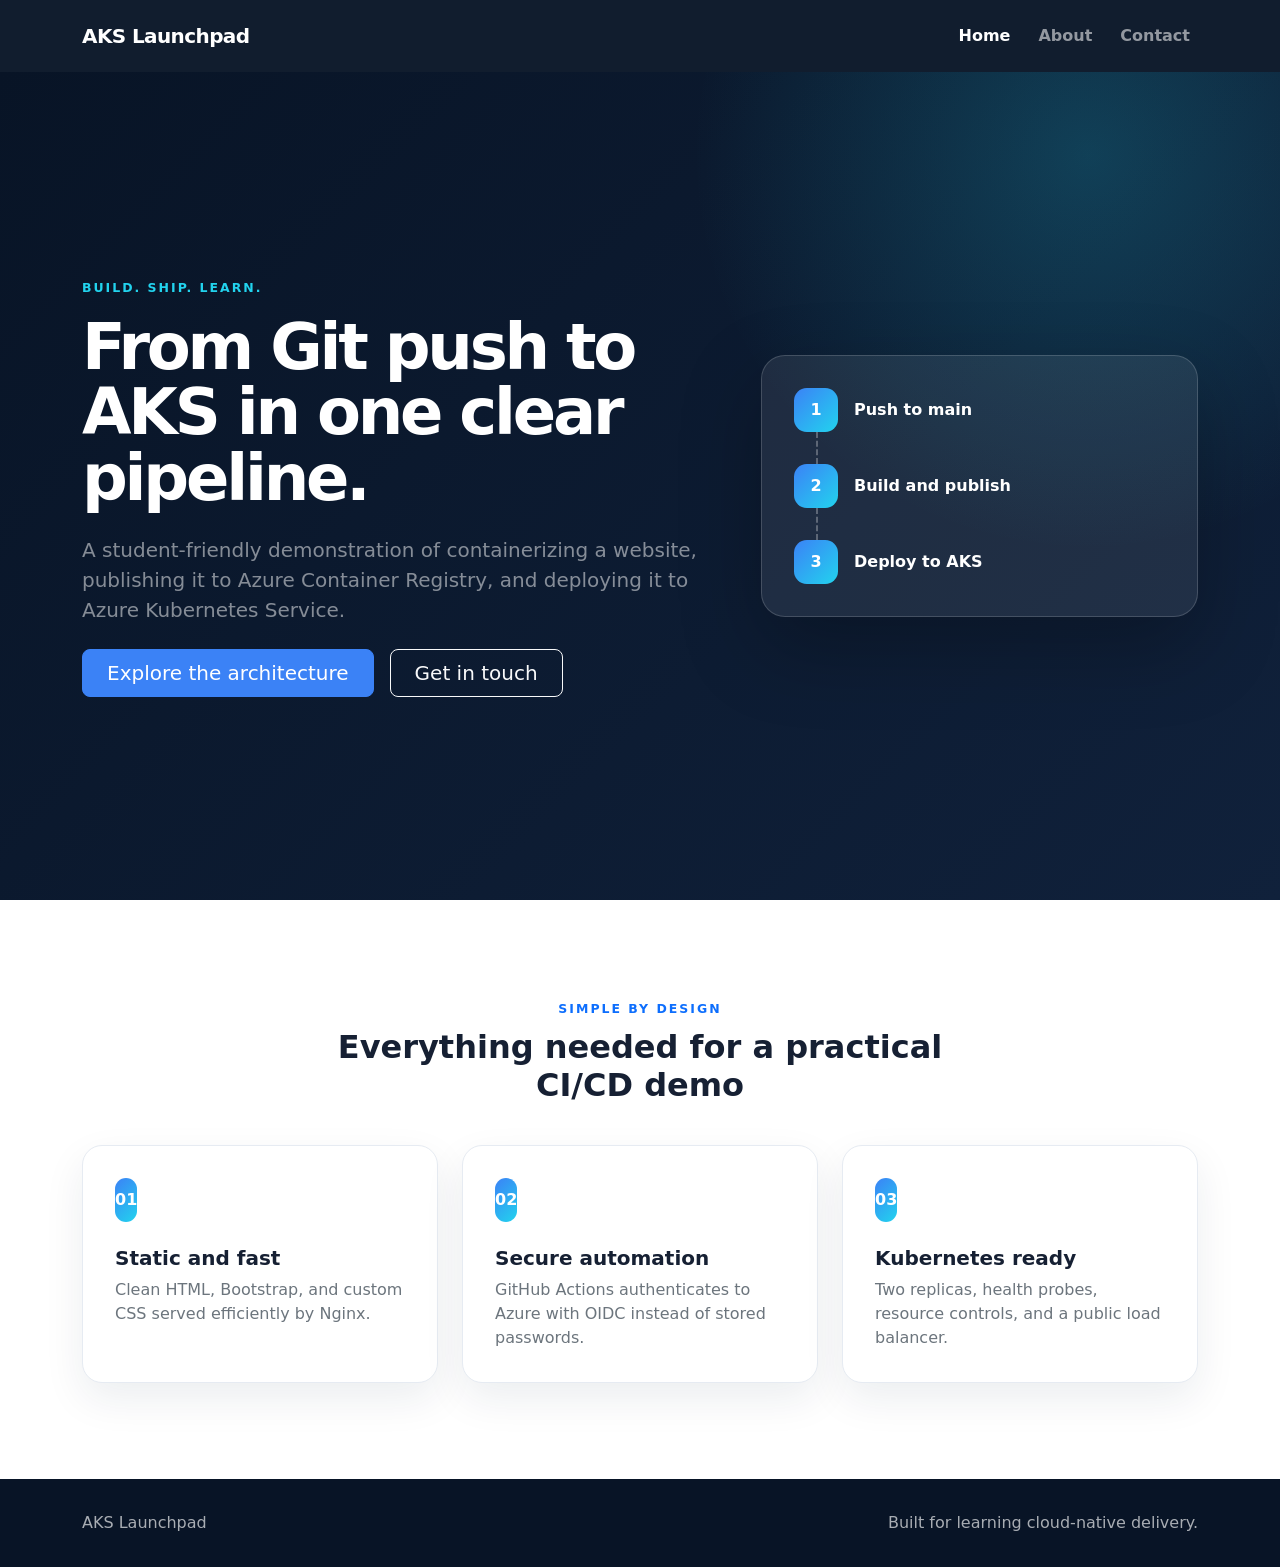
<file: website/index.html>
<!doctype html>
<html lang="en">
<head>
  <meta charset="utf-8">
  <meta name="viewport" content="width=device-width, initial-scale=1">
  <meta name="description" content="A simple static website deployed to Azure Kubernetes Service with GitHub Actions.">
  <title>AKS Launchpad | Home</title>
  <link rel="preconnect" href="https://cdn.jsdelivr.net">
  <link href="https://cdn.jsdelivr.net/npm/bootstrap@5.3.3/dist/css/bootstrap.min.css" rel="stylesheet">
  <link rel="stylesheet" href="css/site.css">
</head>
<body>
  <nav class="navbar navbar-expand-lg navbar-dark fixed-top">
    <div class="container">
      <a class="navbar-brand fw-bold" href="index.html">AKS Launchpad</a>
      <button class="navbar-toggler" type="button" data-bs-toggle="collapse" data-bs-target="#mainNav"
              aria-controls="mainNav" aria-expanded="false" aria-label="Toggle navigation">
        <span class="navbar-toggler-icon"></span>
      </button>
      <div class="collapse navbar-collapse" id="mainNav">
        <ul class="navbar-nav ms-auto">
          <li class="nav-item"><a class="nav-link active" aria-current="page" href="index.html">Home</a></li>
          <li class="nav-item"><a class="nav-link" href="about.html">About</a></li>
          <li class="nav-item"><a class="nav-link" href="contact.html">Contact</a></li>
        </ul>
      </div>
    </div>
  </nav>

  <main>
    <section class="hero d-flex align-items-center">
      <div class="container py-5">
        <div class="row align-items-center g-5">
          <div class="col-lg-7">
            <span class="eyebrow">Build. Ship. Learn.</span>
            <h1 class="display-3 fw-bold mt-3">From Git push to AKS in one clear pipeline.</h1>
            <p class="lead text-white-50 my-4">
              A student-friendly demonstration of containerizing a website, publishing it to Azure
              Container Registry, and deploying it to Azure Kubernetes Service.
            </p>
            <div class="d-flex flex-wrap gap-3">
              <a class="btn btn-primary btn-lg px-4" href="about.html">Explore the architecture</a>
              <a class="btn btn-outline-light btn-lg px-4" href="contact.html">Get in touch</a>
            </div>
          </div>
          <div class="col-lg-5">
            <div class="pipeline-card">
              <div class="pipeline-step"><span>1</span><strong>Push to main</strong></div>
              <div class="pipeline-line"></div>
              <div class="pipeline-step"><span>2</span><strong>Build and publish</strong></div>
              <div class="pipeline-line"></div>
              <div class="pipeline-step"><span>3</span><strong>Deploy to AKS</strong></div>
            </div>
          </div>
        </div>
      </div>
    </section>

    <section class="section-space">
      <div class="container">
        <div class="text-center section-heading">
          <span class="eyebrow text-primary">Simple by design</span>
          <h2 class="fw-bold mt-2">Everything needed for a practical CI/CD demo</h2>
        </div>
        <div class="row g-4 mt-3">
          <div class="col-md-4">
            <article class="feature-card h-100">
              <div class="feature-icon">01</div>
              <h3 class="h5 fw-bold">Static and fast</h3>
              <p class="text-secondary mb-0">Clean HTML, Bootstrap, and custom CSS served efficiently by Nginx.</p>
            </article>
          </div>
          <div class="col-md-4">
            <article class="feature-card h-100">
              <div class="feature-icon">02</div>
              <h3 class="h5 fw-bold">Secure automation</h3>
              <p class="text-secondary mb-0">GitHub Actions authenticates to Azure with OIDC instead of stored passwords.</p>
            </article>
          </div>
          <div class="col-md-4">
            <article class="feature-card h-100">
              <div class="feature-icon">03</div>
              <h3 class="h5 fw-bold">Kubernetes ready</h3>
              <p class="text-secondary mb-0">Two replicas, health probes, resource controls, and a public load balancer.</p>
            </article>
          </div>
        </div>
      </div>
    </section>
  </main>

  <footer class="site-footer">
    <div class="container d-flex flex-column flex-md-row justify-content-between gap-2">
      <span>AKS Launchpad</span>
      <span>Built for learning cloud-native delivery.</span>
    </div>
  </footer>

  <script src="https://cdn.jsdelivr.net/npm/bootstrap@5.3.3/dist/js/bootstrap.bundle.min.js"></script>
</body>
</html>
</file>
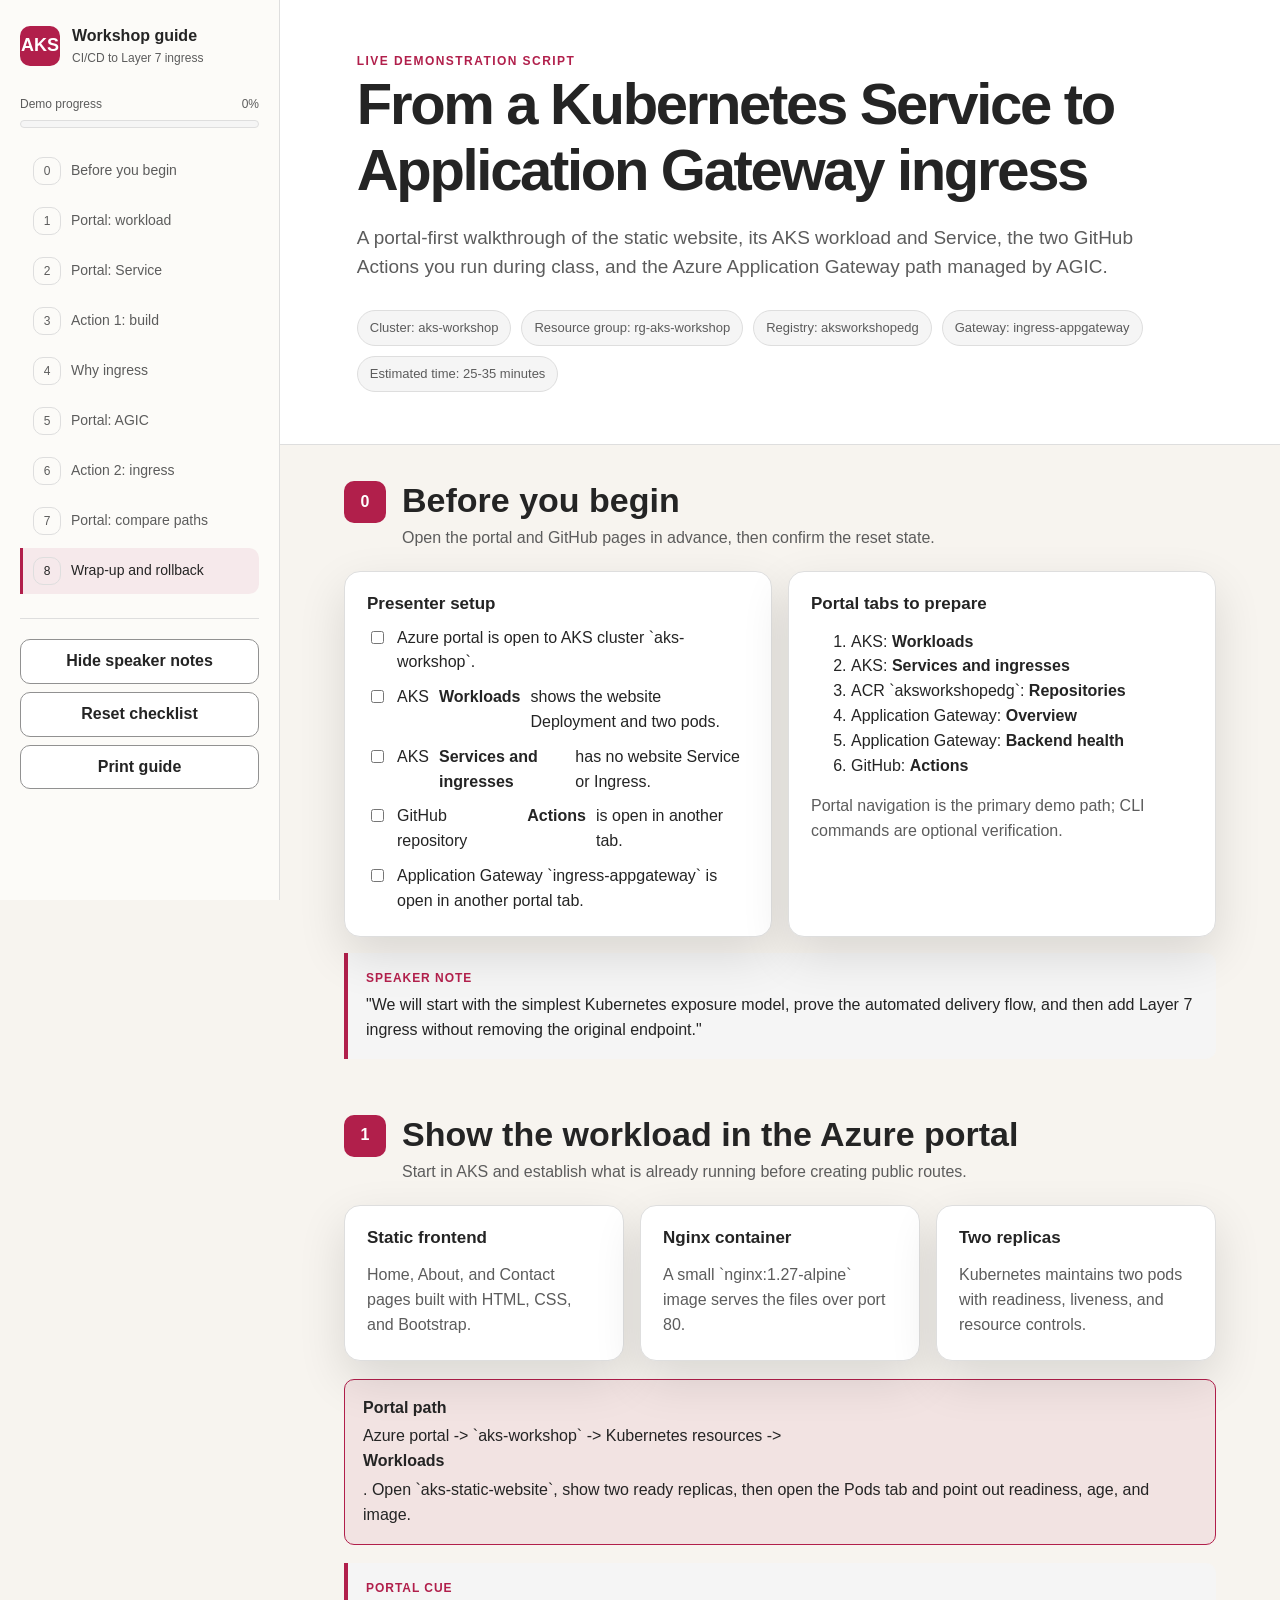
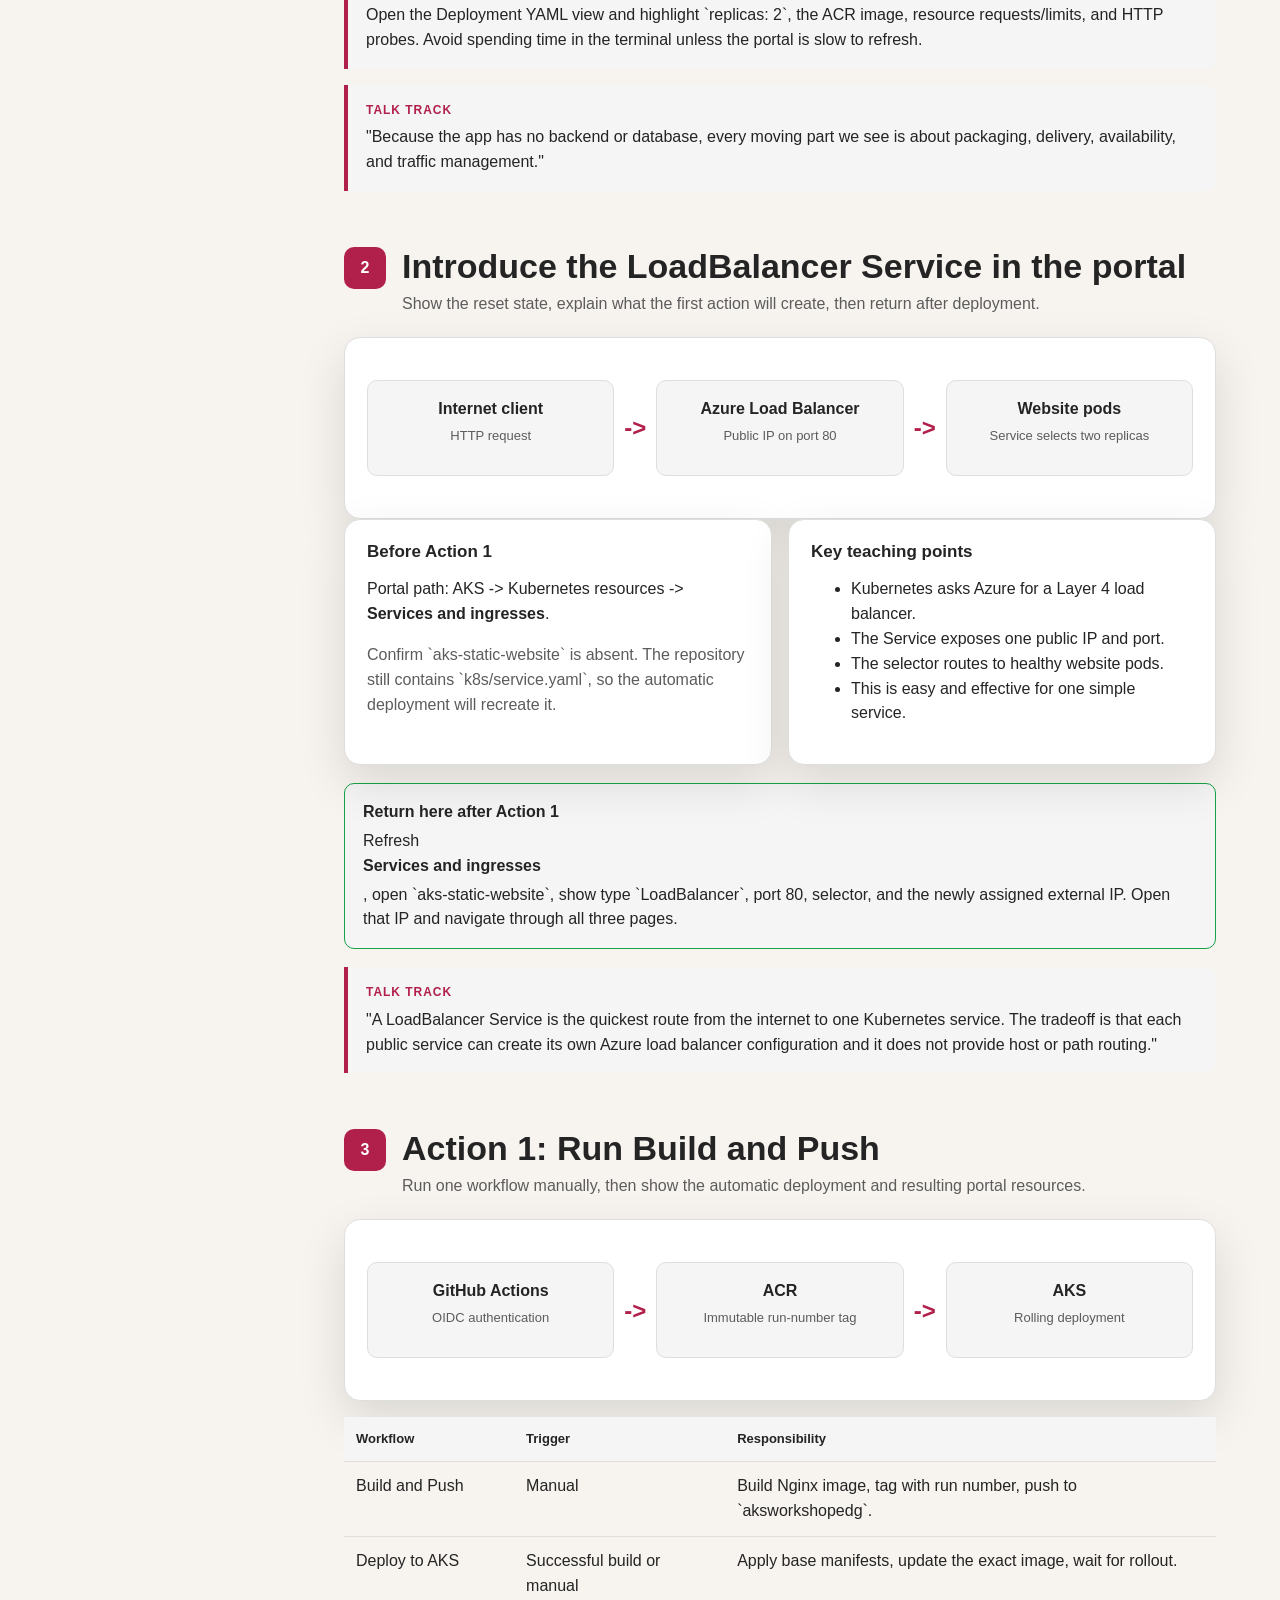
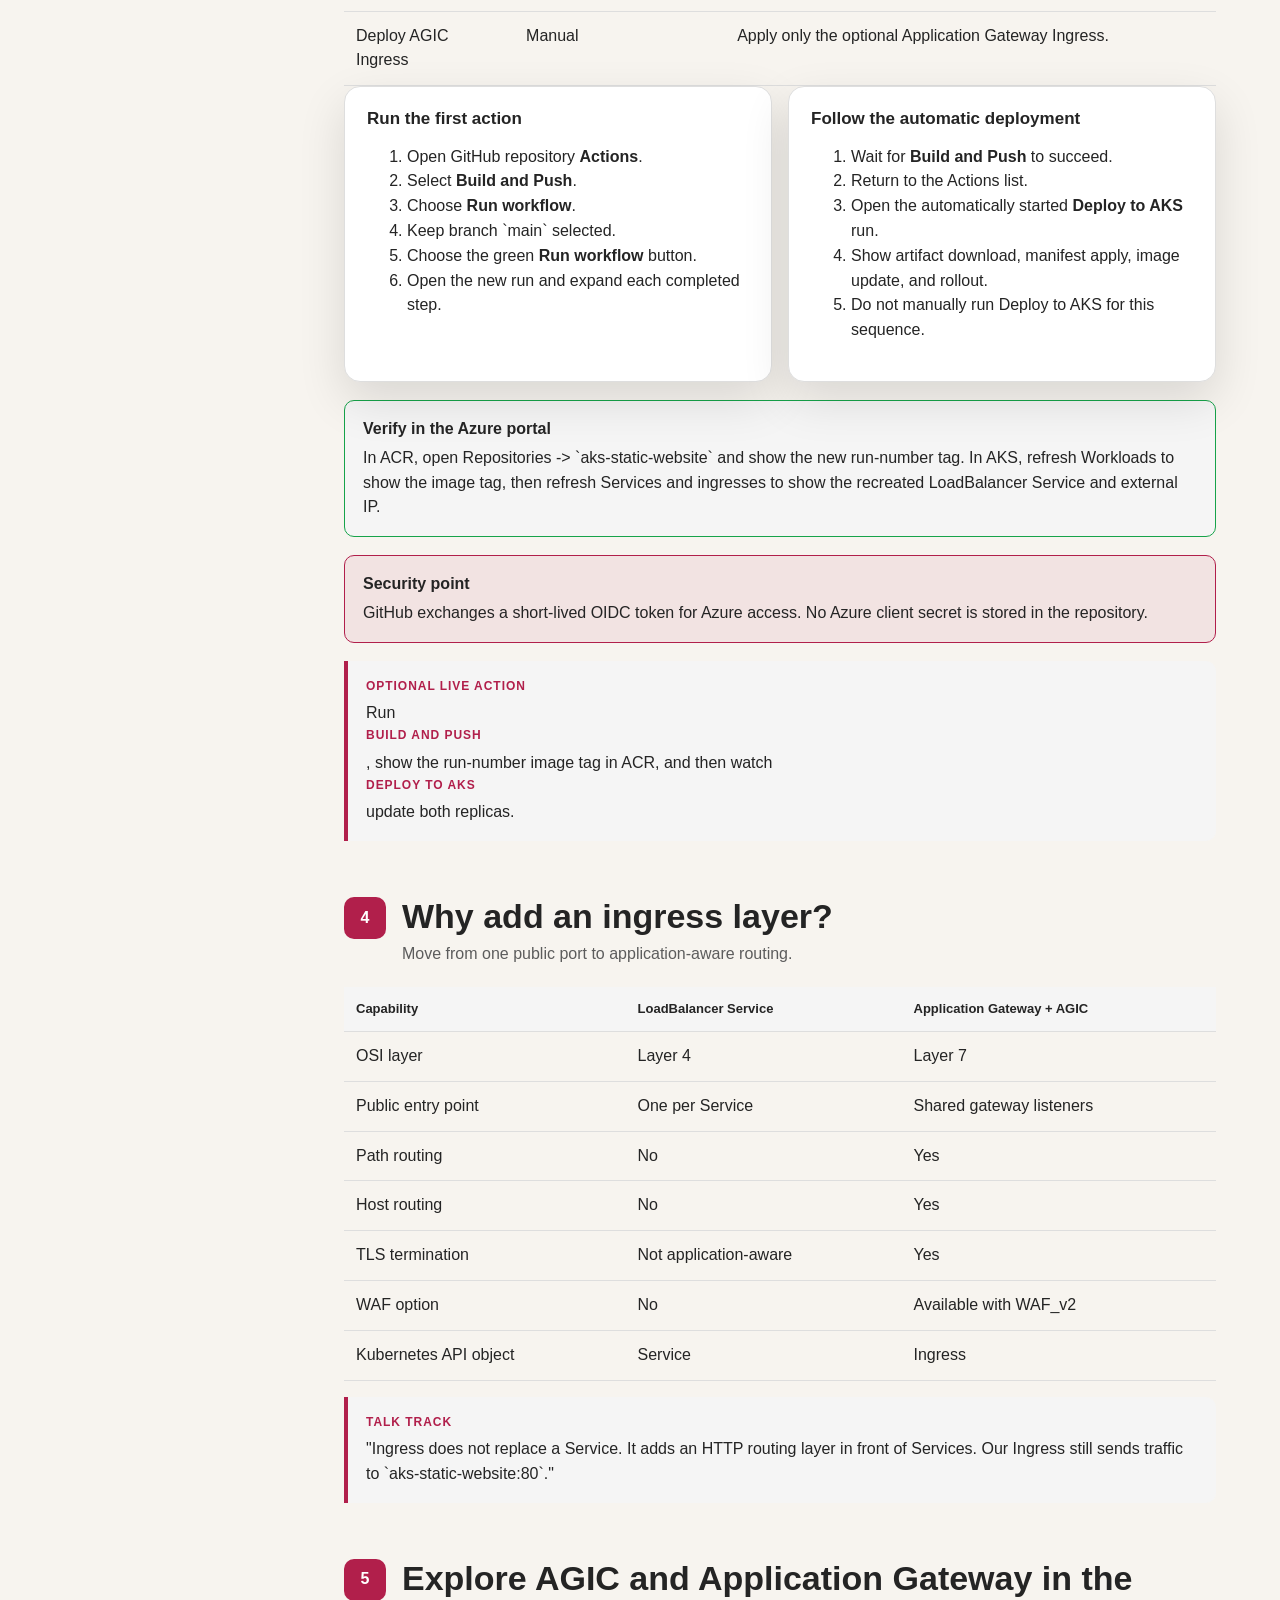
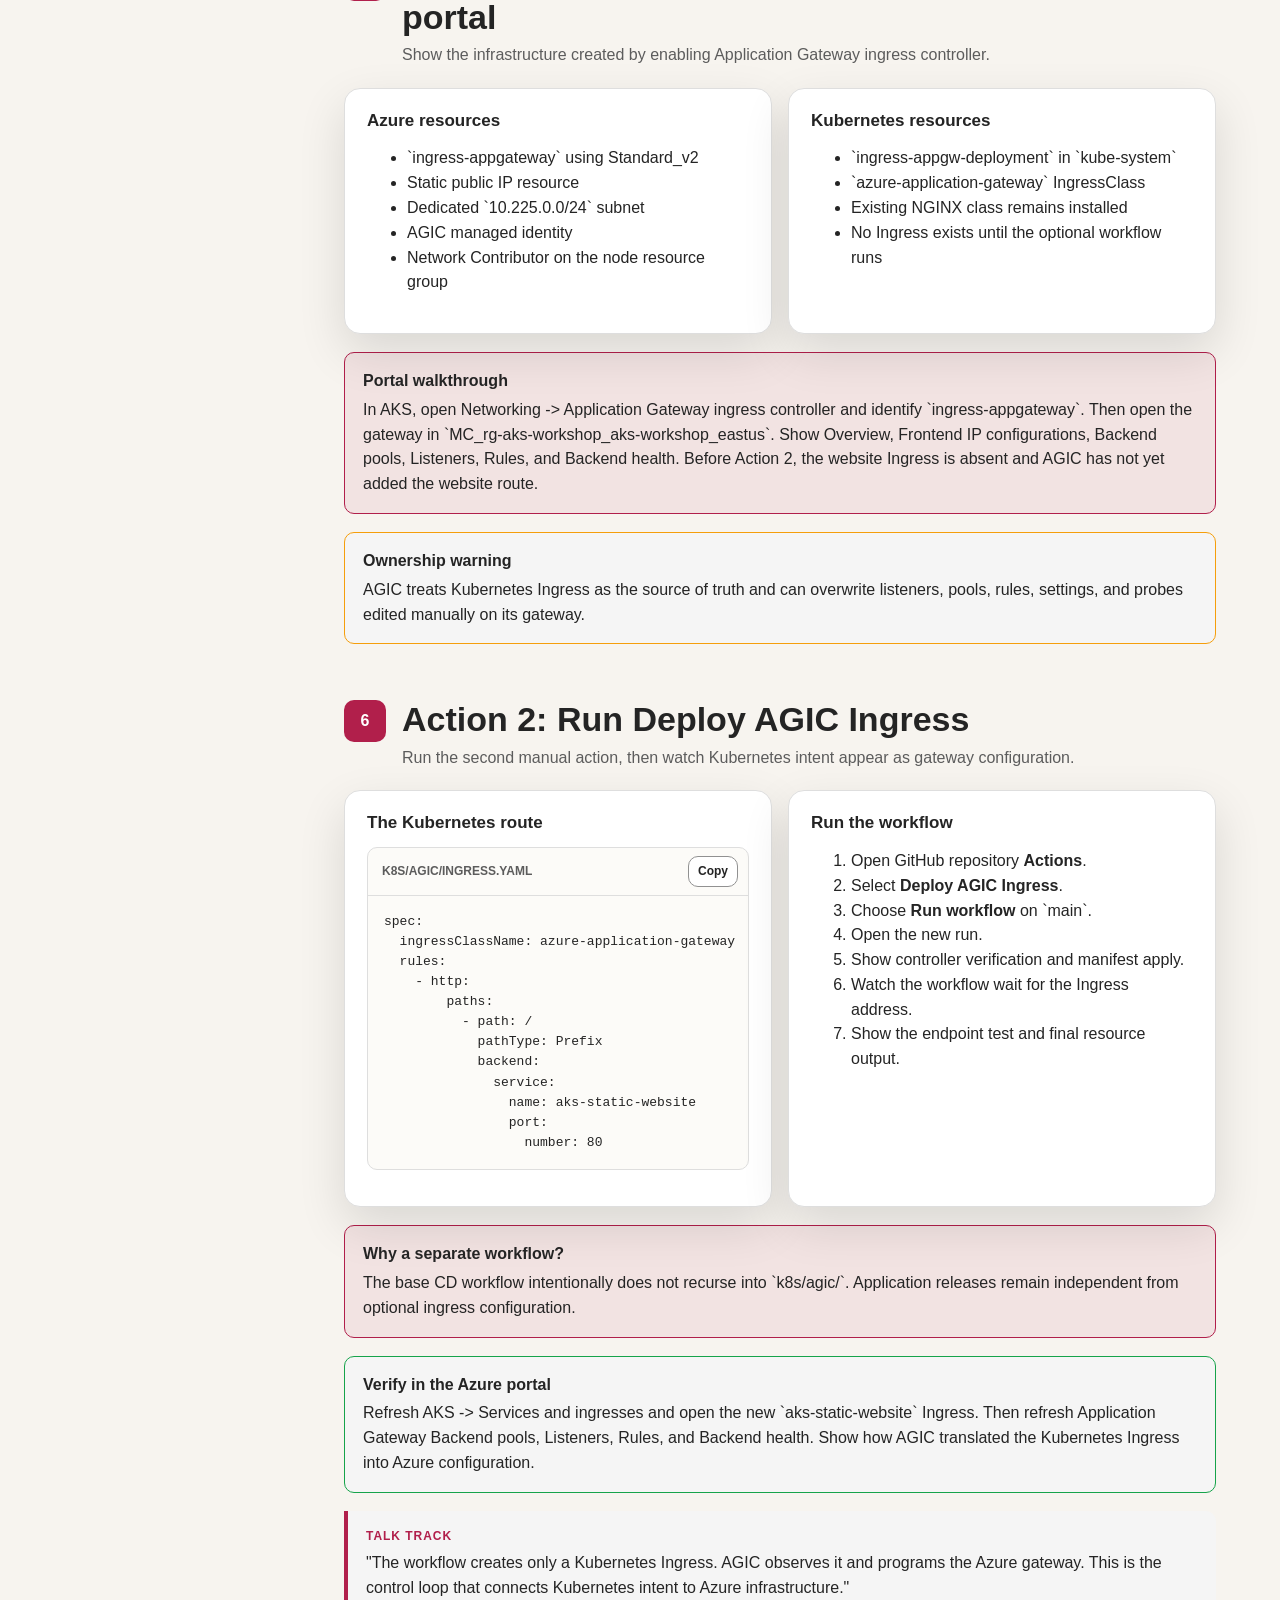
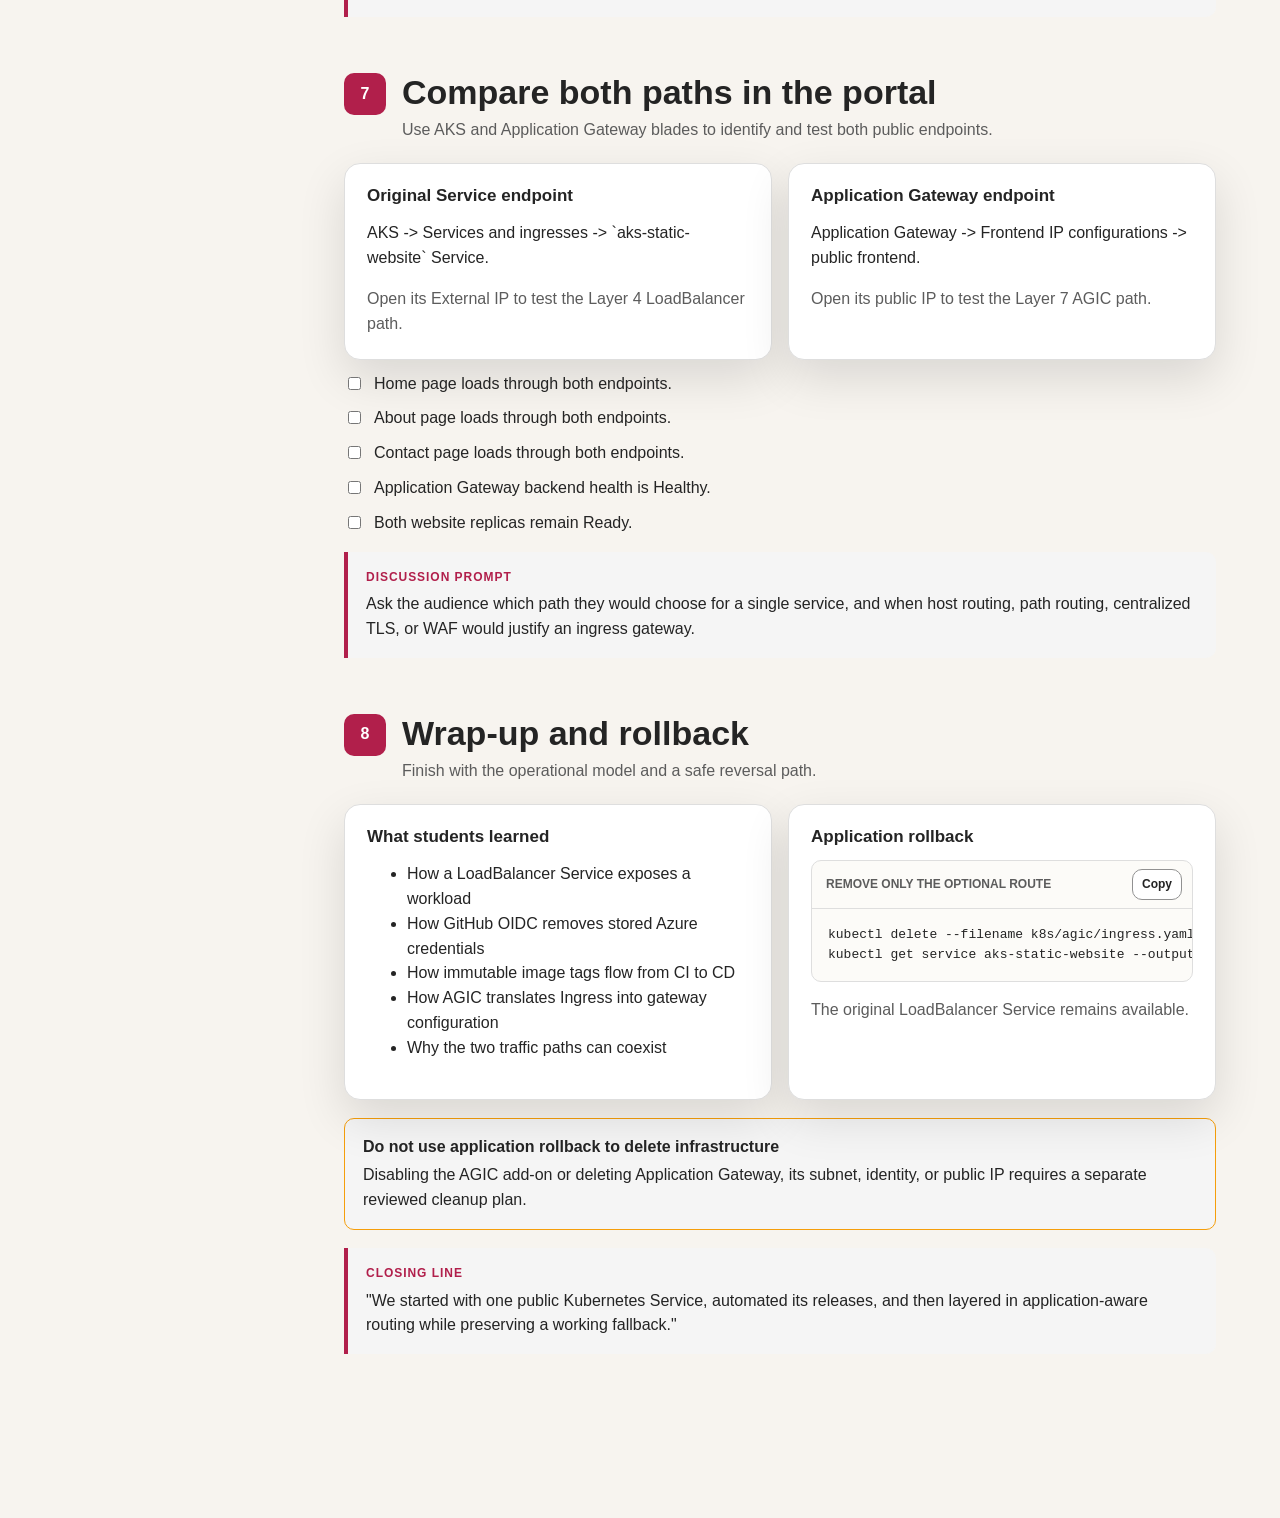
<file: docs/demo-walkthrough.html>
<!doctype html>
<html lang="en">
<head>
  <meta charset="UTF-8">
  <meta name="viewport" content="width=device-width, initial-scale=1">
  <title>AKS CI/CD and Application Gateway Demo Walkthrough</title>
  <script>
    (() => {
      const param = new URLSearchParams(window.location.search).get("scoutTheme");
      const theme =
        param || (window.matchMedia("(prefers-color-scheme: dark)").matches ? "dark" : "light");
      document.documentElement.setAttribute("data-theme", theme);
    })();
  </script>
  <style>
    :root {
      color-scheme: light;
      --cp-bg: #f7f4ef;
      --cp-bg-elevated: #fcfbf8;
      --cp-surface: #ffffff;
      --cp-surface-soft: #f5f5f5;
      --cp-border: #dedede;
      --cp-border-strong: #919191;
      --cp-text: #242424;
      --cp-text-muted: #5c5c5c;
      --cp-text-soft: #6f6f6f;
      --cp-accent: #b11f4b;
      --cp-accent-hover: #9a1a41;
      --cp-accent-soft: rgba(177, 31, 75, 0.08);
      --cp-accent-fg: #ffffff;
      --cp-success: #16a34a;
      --cp-danger: #dc2626;
      --cp-warning: #f59e0b;
      --cp-link: #0078d4;
      --cp-shadow: 0 18px 48px rgba(0, 0, 0, 0.12);
      --cp-overlay: rgba(255, 255, 255, 0.8);
      --cp-panel: rgba(255, 255, 255, 0.86);
      --cp-panel-strong: rgba(255, 255, 255, 0.96);
      --cp-sheen: rgba(255, 255, 255, 0.55);
      --cp-highlight: rgba(177, 31, 75, 0.12);
    }
    html[data-theme="dark"] {
      color-scheme: dark;
      --cp-bg: #3d3b3a;
      --cp-bg-elevated: #343231;
      --cp-surface: #292929;
      --cp-surface-soft: #2e2e2e;
      --cp-border: #474747;
      --cp-border-strong: #5f5f5f;
      --cp-text: #dedede;
      --cp-text-muted: #919191;
      --cp-text-soft: #b0b0b0;
      --cp-accent: #fd8ea1;
      --cp-accent-hover: #fb7b91;
      --cp-accent-soft: rgba(253, 142, 161, 0.14);
      --cp-accent-fg: #1a1a1a;
      --cp-success: #4ade80;
      --cp-danger: #f87171;
      --cp-warning: #fbbf24;
      --cp-link: #4da6ff;
      --cp-shadow: 0 18px 48px rgba(0, 0, 0, 0.32);
      --cp-overlay: rgba(41, 41, 41, 0.88);
      --cp-panel: rgba(41, 41, 41, 0.72);
      --cp-panel-strong: rgba(41, 41, 41, 0.96);
      --cp-sheen: rgba(255, 255, 255, 0.04);
      --cp-highlight: rgba(253, 142, 161, 0.12);
    }

    * {
      box-sizing: border-box;
    }

    html {
      scroll-behavior: smooth;
    }

    body {
      background: var(--cp-bg);
      color: var(--cp-text);
      font-family: "Segoe UI", Aptos, Calibri, -apple-system, BlinkMacSystemFont, sans-serif;
      line-height: 1.55;
      margin: 0;
    }

    button,
    input {
      font: inherit;
    }

    a {
      color: var(--cp-link);
    }

    .shell {
      display: grid;
      grid-template-columns: 280px minmax(0, 1fr);
      min-height: 100vh;
    }

    .sidebar {
      background: var(--cp-bg-elevated);
      border-right: 1px solid var(--cp-border);
      height: 100vh;
      overflow-y: auto;
      padding: 24px 20px;
      position: sticky;
      top: 0;
    }

    .brand {
      align-items: center;
      display: flex;
      gap: 12px;
      margin-bottom: 28px;
    }

    .brand-mark {
      align-items: center;
      background: var(--cp-accent);
      border-radius: 0.625rem;
      color: var(--cp-accent-fg);
      display: inline-flex;
      font-size: 18px;
      font-weight: 700;
      height: 40px;
      justify-content: center;
      width: 40px;
    }

    .brand strong,
    .brand span {
      display: block;
    }

    .brand span {
      color: var(--cp-text-muted);
      font-size: 12px;
    }

    .progress-wrap {
      margin-bottom: 20px;
    }

    .progress-label {
      color: var(--cp-text-muted);
      display: flex;
      font-size: 12px;
      justify-content: space-between;
      margin-bottom: 6px;
    }

    .progress-track {
      background: var(--cp-surface-soft);
      border: 1px solid var(--cp-border);
      border-radius: 0.625rem;
      height: 8px;
      overflow: hidden;
    }

    .progress-bar {
      background: var(--cp-accent);
      height: 100%;
      transition: width 180ms ease;
      width: 0;
    }

    .nav-list {
      display: grid;
      gap: 4px;
      list-style: none;
      margin: 0;
      padding: 0;
    }

    .nav-list a {
      align-items: center;
      border-left: 3px solid transparent;
      border-radius: 0 0.625rem 0.625rem 0;
      color: var(--cp-text-muted);
      display: flex;
      font-size: 14px;
      gap: 10px;
      padding: 9px 10px;
      text-decoration: none;
    }

    .nav-list a:hover,
    .nav-list a.active {
      background: var(--cp-accent-soft);
      border-left-color: var(--cp-accent);
      color: var(--cp-text);
    }

    .nav-number {
      align-items: center;
      border: 1px solid var(--cp-border);
      border-radius: 0.625rem;
      display: inline-flex;
      flex: 0 0 28px;
      font-size: 12px;
      height: 28px;
      justify-content: center;
    }

    .sidebar-actions {
      border-top: 1px solid var(--cp-border);
      display: grid;
      gap: 8px;
      margin-top: 24px;
      padding-top: 20px;
    }

    .content {
      min-width: 0;
    }

    .hero {
      background: var(--cp-surface);
      border-bottom: 1px solid var(--cp-border);
      padding: 52px clamp(24px, 6vw, 88px);
    }

    .eyebrow {
      color: var(--cp-accent);
      font-size: 12px;
      font-weight: 700;
      letter-spacing: 0.12em;
      text-transform: uppercase;
    }

    h1,
    h2,
    h3 {
      line-height: 1.15;
      margin-top: 0;
    }

    h1 {
      font-size: clamp(34px, 5vw, 58px);
      letter-spacing: -0.04em;
      margin-bottom: 16px;
      max-width: 920px;
    }

    .hero-copy {
      color: var(--cp-text-muted);
      font-size: 19px;
      max-width: 820px;
    }

    .hero-meta {
      display: flex;
      flex-wrap: wrap;
      gap: 10px;
      margin-top: 28px;
    }

    .pill {
      background: var(--cp-surface-soft);
      border: 1px solid var(--cp-border);
      border-radius: 999px;
      color: var(--cp-text-muted);
      display: inline-flex;
      font-size: 13px;
      padding: 7px 12px;
    }

    .main {
      margin: 0 auto;
      max-width: 1120px;
      padding: 36px clamp(20px, 5vw, 64px) 96px;
    }

    .stage {
      margin-bottom: 56px;
      scroll-margin-top: 24px;
    }

    .stage-header {
      align-items: flex-start;
      display: flex;
      gap: 16px;
      margin-bottom: 20px;
    }

    .stage-number {
      align-items: center;
      background: var(--cp-accent);
      border-radius: 0.625rem;
      color: var(--cp-accent-fg);
      display: inline-flex;
      flex: 0 0 42px;
      font-weight: 700;
      height: 42px;
      justify-content: center;
    }

    .stage h2 {
      font-size: clamp(25px, 3vw, 34px);
      margin-bottom: 6px;
    }

    .stage-intro {
      color: var(--cp-text-muted);
      margin: 0;
    }

    .grid {
      display: grid;
      gap: 16px;
    }

    .grid.two {
      grid-template-columns: repeat(2, minmax(0, 1fr));
    }

    .grid.three {
      grid-template-columns: repeat(3, minmax(0, 1fr));
    }

    .card {
      background: var(--cp-surface);
      border: 1px solid var(--cp-border);
      border-radius: 16px;
      box-shadow: var(--cp-shadow);
      padding: 22px;
    }

    .card h3 {
      font-size: 17px;
      margin-bottom: 10px;
    }

    .card p:last-child {
      margin-bottom: 0;
    }

    .muted {
      color: var(--cp-text-muted);
    }

    .callout {
      background: var(--cp-accent-soft);
      border: 1px solid var(--cp-accent);
      border-radius: 0.625rem;
      margin: 18px 0;
      padding: 16px 18px;
    }

    .callout.warning {
      background: var(--cp-surface-soft);
      border-color: var(--cp-warning);
    }

    .callout.success {
      background: var(--cp-surface-soft);
      border-color: var(--cp-success);
    }

    .callout strong {
      display: block;
      margin-bottom: 4px;
    }

    .architecture {
      align-items: center;
      display: grid;
      gap: 10px;
      grid-template-columns: 1fr auto 1fr auto 1fr;
      margin: 20px 0;
    }

    .node {
      background: var(--cp-surface-soft);
      border: 1px solid var(--cp-border);
      border-radius: 0.625rem;
      min-height: 96px;
      padding: 16px;
      text-align: center;
    }

    .node strong,
    .node span {
      display: block;
    }

    .node span {
      color: var(--cp-text-muted);
      font-size: 13px;
      margin-top: 4px;
    }

    .arrow {
      color: var(--cp-accent);
      font-size: 24px;
      font-weight: 700;
    }

    .code-wrap {
      background: var(--cp-bg-elevated);
      border: 1px solid var(--cp-border);
      border-radius: 0.625rem;
      margin: 14px 0;
      overflow: hidden;
    }

    .code-head {
      align-items: center;
      border-bottom: 1px solid var(--cp-border);
      display: flex;
      justify-content: space-between;
      padding: 8px 10px 8px 14px;
    }

    .code-head span {
      color: var(--cp-text-muted);
      font-size: 12px;
      font-weight: 600;
      text-transform: uppercase;
    }

    pre {
      margin: 0;
      overflow-x: auto;
      padding: 16px;
    }

    code {
      font-family: Consolas, "Courier New", Courier, monospace;
      font-size: 13px;
    }

    .btn {
      background: var(--cp-accent);
      border: 1px solid var(--cp-accent);
      border-radius: 0.625rem;
      color: var(--cp-accent-fg);
      cursor: pointer;
      font-weight: 600;
      padding: 9px 14px;
    }

    .btn:hover {
      background: var(--cp-accent-hover);
      border-color: var(--cp-accent-hover);
    }

    .btn.secondary {
      background: var(--cp-surface);
      border-color: var(--cp-border-strong);
      color: var(--cp-text);
    }

    .btn.small {
      font-size: 12px;
      padding: 5px 9px;
    }

    .checklist {
      display: grid;
      gap: 10px;
      list-style: none;
      margin: 12px 0 0;
      padding: 0;
    }

    .checklist label {
      align-items: flex-start;
      cursor: pointer;
      display: flex;
      gap: 10px;
    }

    .checklist input {
      accent-color: var(--cp-accent);
      margin-top: 5px;
    }

    .speaker {
      background: var(--cp-surface-soft);
      border-left: 4px solid var(--cp-accent);
      border-radius: 0 0.625rem 0.625rem 0;
      margin-top: 16px;
      padding: 16px 18px;
    }

    .speaker strong {
      color: var(--cp-accent);
      display: block;
      font-size: 12px;
      letter-spacing: 0.08em;
      margin-bottom: 6px;
      text-transform: uppercase;
    }

    .speaker p {
      margin: 0;
    }

    .comparison {
      border-collapse: collapse;
      margin-top: 16px;
      width: 100%;
    }

    .comparison th,
    .comparison td {
      border-bottom: 1px solid var(--cp-border);
      padding: 12px;
      text-align: left;
      vertical-align: top;
    }

    .comparison th {
      background: var(--cp-surface-soft);
      font-size: 13px;
    }

    .status {
      align-items: center;
      display: inline-flex;
      font-size: 13px;
      font-weight: 600;
      gap: 7px;
    }

    .status::before {
      background: var(--cp-warning);
      border-radius: 999px;
      content: "";
      height: 9px;
      width: 9px;
    }

    .presenter-only {
      display: block;
    }

    body.audience-mode .presenter-only {
      display: none;
    }

    .toast {
      background: var(--cp-panel-strong);
      border: 1px solid var(--cp-border);
      border-radius: 0.625rem;
      bottom: 20px;
      box-shadow: var(--cp-shadow);
      color: var(--cp-text);
      opacity: 0;
      padding: 10px 14px;
      pointer-events: none;
      position: fixed;
      right: 20px;
      transform: translateY(8px);
      transition: opacity 140ms ease, transform 140ms ease;
      z-index: 20;
    }

    .toast.show {
      opacity: 1;
      transform: translateY(0);
    }

    @media (max-width: 900px) {
      .shell {
        display: block;
      }

      .sidebar {
        border-bottom: 1px solid var(--cp-border);
        border-right: 0;
        height: auto;
        position: static;
      }

      .nav-list {
        grid-template-columns: repeat(2, minmax(0, 1fr));
      }

      .grid.two,
      .grid.three {
        grid-template-columns: 1fr;
      }
    }

    @media (max-width: 680px) {
      .architecture {
        grid-template-columns: 1fr;
      }

      .arrow {
        transform: rotate(90deg);
      }

      .nav-list {
        grid-template-columns: 1fr;
      }

      .hero {
        padding: 36px 22px;
      }
    }

    @media print {
      .shell {
        display: block;
      }

      .sidebar,
      .copy-btn,
      .toast {
        display: none;
      }

      .hero,
      .main {
        padding-left: 0;
        padding-right: 0;
      }

      .stage {
        break-inside: avoid;
      }

      .card {
        box-shadow: none;
      }
    }
  </style>
</head>
<body>
  <div class="shell">
    <aside class="sidebar">
      <div class="brand">
        <div class="brand-mark">AKS</div>
        <div>
          <strong>Workshop guide</strong>
          <span>CI/CD to Layer 7 ingress</span>
        </div>
      </div>

      <div class="progress-wrap">
        <div class="progress-label">
          <span>Demo progress</span>
          <span id="progressText">0%</span>
        </div>
        <div class="progress-track">
          <div class="progress-bar" id="progressBar"></div>
        </div>
      </div>

      <nav aria-label="Demo stages">
        <ol class="nav-list">
          <li><a href="#stage-0"><span class="nav-number">0</span> Before you begin</a></li>
          <li><a href="#stage-1"><span class="nav-number">1</span> Portal: workload</a></li>
          <li><a href="#stage-2"><span class="nav-number">2</span> Portal: Service</a></li>
          <li><a href="#stage-3"><span class="nav-number">3</span> Action 1: build</a></li>
          <li><a href="#stage-4"><span class="nav-number">4</span> Why ingress</a></li>
          <li><a href="#stage-5"><span class="nav-number">5</span> Portal: AGIC</a></li>
          <li><a href="#stage-6"><span class="nav-number">6</span> Action 2: ingress</a></li>
          <li><a href="#stage-7"><span class="nav-number">7</span> Portal: compare paths</a></li>
          <li><a href="#stage-8"><span class="nav-number">8</span> Wrap-up and rollback</a></li>
        </ol>
      </nav>

      <div class="sidebar-actions">
        <button class="btn secondary" id="modeButton" type="button">Hide speaker notes</button>
        <button class="btn secondary" id="resetButton" type="button">Reset checklist</button>
        <button class="btn secondary" type="button" onclick="window.print()">Print guide</button>
      </div>
    </aside>

    <div class="content">
      <header class="hero">
        <div class="eyebrow">Live demonstration script</div>
        <h1>From a Kubernetes Service to Application Gateway ingress</h1>
        <p class="hero-copy">
          A portal-first walkthrough of the static website, its AKS workload and Service, the two
          GitHub Actions you run during class, and the Azure Application Gateway path managed by
          AGIC.
        </p>
        <div class="hero-meta">
          <span class="pill">Cluster: aks-workshop</span>
          <span class="pill">Resource group: rg-aks-workshop</span>
          <span class="pill">Registry: aksworkshopedg</span>
          <span class="pill">Gateway: ingress-appgateway</span>
          <span class="pill">Estimated time: 25-35 minutes</span>
        </div>
      </header>

      <main class="main">
        <section class="stage" id="stage-0">
          <div class="stage-header">
            <div class="stage-number">0</div>
            <div>
              <h2>Before you begin</h2>
              <p class="stage-intro">Open the portal and GitHub pages in advance, then confirm the reset state.</p>
            </div>
          </div>

          <div class="grid two">
            <div class="card">
              <h3>Presenter setup</h3>
              <ul class="checklist">
                <li><label><input type="checkbox"> Azure portal is open to AKS cluster `aks-workshop`.</label></li>
                <li><label><input type="checkbox"> AKS <strong>Workloads</strong> shows the website Deployment and two pods.</label></li>
                <li><label><input type="checkbox"> AKS <strong>Services and ingresses</strong> has no website Service or Ingress.</label></li>
                <li><label><input type="checkbox"> GitHub repository <strong>Actions</strong> is open in another tab.</label></li>
                <li><label><input type="checkbox"> Application Gateway `ingress-appgateway` is open in another portal tab.</label></li>
              </ul>
            </div>
            <div class="card">
              <h3>Portal tabs to prepare</h3>
              <ol>
                <li>AKS: <strong>Workloads</strong></li>
                <li>AKS: <strong>Services and ingresses</strong></li>
                <li>ACR `aksworkshopedg`: <strong>Repositories</strong></li>
                <li>Application Gateway: <strong>Overview</strong></li>
                <li>Application Gateway: <strong>Backend health</strong></li>
                <li>GitHub: <strong>Actions</strong></li>
              </ol>
              <p class="muted">Portal navigation is the primary demo path; CLI commands are optional verification.</p>
            </div>
          </div>

          <div class="speaker presenter-only">
            <strong>Speaker note</strong>
            <p>
              "We will start with the simplest Kubernetes exposure model, prove the automated
              delivery flow, and then add Layer 7 ingress without removing the original endpoint."
            </p>
          </div>
        </section>

        <section class="stage" id="stage-1">
          <div class="stage-header">
            <div class="stage-number">1</div>
            <div>
              <h2>Show the workload in the Azure portal</h2>
              <p class="stage-intro">Start in AKS and establish what is already running before creating public routes.</p>
            </div>
          </div>

          <div class="grid three">
            <div class="card">
              <h3>Static frontend</h3>
              <p class="muted">Home, About, and Contact pages built with HTML, CSS, and Bootstrap.</p>
            </div>
            <div class="card">
              <h3>Nginx container</h3>
              <p class="muted">A small `nginx:1.27-alpine` image serves the files over port 80.</p>
            </div>
            <div class="card">
              <h3>Two replicas</h3>
              <p class="muted">Kubernetes maintains two pods with readiness, liveness, and resource controls.</p>
            </div>
          </div>

          <div class="callout">
            <strong>Portal path</strong>
            Azure portal -> `aks-workshop` -> Kubernetes resources -> <strong>Workloads</strong>.
            Open `aks-static-website`, show two ready replicas, then open the Pods tab and point out
            readiness, age, and image.
          </div>

          <div class="speaker presenter-only">
            <strong>Portal cue</strong>
            <p>
              Open the Deployment YAML view and highlight `replicas: 2`, the ACR image, resource
              requests/limits, and HTTP probes. Avoid spending time in the terminal unless the
              portal is slow to refresh.
            </p>
          </div>

          <div class="speaker presenter-only">
            <strong>Talk track</strong>
            <p>
              "Because the app has no backend or database, every moving part we see is about
              packaging, delivery, availability, and traffic management."
            </p>
          </div>
        </section>

        <section class="stage" id="stage-2">
          <div class="stage-header">
            <div class="stage-number">2</div>
            <div>
              <h2>Introduce the LoadBalancer Service in the portal</h2>
              <p class="stage-intro">Show the reset state, explain what the first action will create, then return after deployment.</p>
            </div>
          </div>

          <div class="card">
            <div class="architecture" aria-label="LoadBalancer Service architecture">
              <div class="node"><strong>Internet client</strong><span>HTTP request</span></div>
              <div class="arrow">-&gt;</div>
              <div class="node"><strong>Azure Load Balancer</strong><span>Public IP on port 80</span></div>
              <div class="arrow">-&gt;</div>
              <div class="node"><strong>Website pods</strong><span>Service selects two replicas</span></div>
            </div>
          </div>

          <div class="grid two">
            <div class="card">
              <h3>Before Action 1</h3>
              <p>Portal path: AKS -> Kubernetes resources -> <strong>Services and ingresses</strong>.</p>
              <p class="muted">
                Confirm `aks-static-website` is absent. The repository still contains
                `k8s/service.yaml`, so the automatic deployment will recreate it.
              </p>
            </div>
            <div class="card">
              <h3>Key teaching points</h3>
              <ul>
                <li>Kubernetes asks Azure for a Layer 4 load balancer.</li>
                <li>The Service exposes one public IP and port.</li>
                <li>The selector routes to healthy website pods.</li>
                <li>This is easy and effective for one simple service.</li>
              </ul>
            </div>
          </div>

          <div class="callout success">
            <strong>Return here after Action 1</strong>
            Refresh <strong>Services and ingresses</strong>, open `aks-static-website`, show type
            `LoadBalancer`, port 80, selector, and the newly assigned external IP. Open that IP and
            navigate through all three pages.
          </div>

          <div class="speaker presenter-only">
            <strong>Talk track</strong>
            <p>
              "A LoadBalancer Service is the quickest route from the internet to one Kubernetes
              service. The tradeoff is that each public service can create its own Azure load
              balancer configuration and it does not provide host or path routing."
            </p>
          </div>
        </section>

        <section class="stage" id="stage-3">
          <div class="stage-header">
            <div class="stage-number">3</div>
            <div>
              <h2>Action 1: Run Build and Push</h2>
              <p class="stage-intro">Run one workflow manually, then show the automatic deployment and resulting portal resources.</p>
            </div>
          </div>

          <div class="card">
            <div class="architecture" aria-label="CI CD architecture">
              <div class="node"><strong>GitHub Actions</strong><span>OIDC authentication</span></div>
              <div class="arrow">-&gt;</div>
              <div class="node"><strong>ACR</strong><span>Immutable run-number tag</span></div>
              <div class="arrow">-&gt;</div>
              <div class="node"><strong>AKS</strong><span>Rolling deployment</span></div>
            </div>
          </div>

          <table class="comparison">
            <thead>
              <tr><th>Workflow</th><th>Trigger</th><th>Responsibility</th></tr>
            </thead>
            <tbody>
              <tr>
                <td>Build and Push</td>
                <td>Manual</td>
                <td>Build Nginx image, tag with run number, push to `aksworkshopedg`.</td>
              </tr>
              <tr>
                <td>Deploy to AKS</td>
                <td>Successful build or manual</td>
                <td>Apply base manifests, update the exact image, wait for rollout.</td>
              </tr>
              <tr>
                <td>Deploy AGIC Ingress</td>
                <td>Manual</td>
                <td>Apply only the optional Application Gateway Ingress.</td>
              </tr>
            </tbody>
          </table>

          <div class="grid two">
            <div class="card">
              <h3>Run the first action</h3>
              <ol>
                <li>Open GitHub repository <strong>Actions</strong>.</li>
                <li>Select <strong>Build and Push</strong>.</li>
                <li>Choose <strong>Run workflow</strong>.</li>
                <li>Keep branch `main` selected.</li>
                <li>Choose the green <strong>Run workflow</strong> button.</li>
                <li>Open the new run and expand each completed step.</li>
              </ol>
            </div>
            <div class="card">
              <h3>Follow the automatic deployment</h3>
              <ol>
                <li>Wait for <strong>Build and Push</strong> to succeed.</li>
                <li>Return to the Actions list.</li>
                <li>Open the automatically started <strong>Deploy to AKS</strong> run.</li>
                <li>Show artifact download, manifest apply, image update, and rollout.</li>
                <li>Do not manually run Deploy to AKS for this sequence.</li>
              </ol>
            </div>
          </div>

          <div class="callout success">
            <strong>Verify in the Azure portal</strong>
            In ACR, open Repositories -> `aks-static-website` and show the new run-number tag.
            In AKS, refresh Workloads to show the image tag, then refresh Services and ingresses to
            show the recreated LoadBalancer Service and external IP.
          </div>

          <div class="callout">
            <strong>Security point</strong>
            GitHub exchanges a short-lived OIDC token for Azure access. No Azure client secret is
            stored in the repository.
          </div>

          <div class="speaker presenter-only">
            <strong>Optional live action</strong>
            <p>
              Run <strong>Build and Push</strong>, show the run-number image tag in ACR, and then
              watch <strong>Deploy to AKS</strong> update both replicas.
            </p>
          </div>
        </section>

        <section class="stage" id="stage-4">
          <div class="stage-header">
            <div class="stage-number">4</div>
            <div>
              <h2>Why add an ingress layer?</h2>
              <p class="stage-intro">Move from one public port to application-aware routing.</p>
            </div>
          </div>

          <table class="comparison">
            <thead>
              <tr><th>Capability</th><th>LoadBalancer Service</th><th>Application Gateway + AGIC</th></tr>
            </thead>
            <tbody>
              <tr><td>OSI layer</td><td>Layer 4</td><td>Layer 7</td></tr>
              <tr><td>Public entry point</td><td>One per Service</td><td>Shared gateway listeners</td></tr>
              <tr><td>Path routing</td><td>No</td><td>Yes</td></tr>
              <tr><td>Host routing</td><td>No</td><td>Yes</td></tr>
              <tr><td>TLS termination</td><td>Not application-aware</td><td>Yes</td></tr>
              <tr><td>WAF option</td><td>No</td><td>Available with WAF_v2</td></tr>
              <tr><td>Kubernetes API object</td><td>Service</td><td>Ingress</td></tr>
            </tbody>
          </table>

          <div class="speaker presenter-only">
            <strong>Talk track</strong>
            <p>
              "Ingress does not replace a Service. It adds an HTTP routing layer in front of
              Services. Our Ingress still sends traffic to `aks-static-website:80`."
            </p>
          </div>
        </section>

        <section class="stage" id="stage-5">
          <div class="stage-header">
            <div class="stage-number">5</div>
            <div>
              <h2>Explore AGIC and Application Gateway in the portal</h2>
              <p class="stage-intro">Show the infrastructure created by enabling Application Gateway ingress controller.</p>
            </div>
          </div>

          <div class="grid two">
            <div class="card">
              <h3>Azure resources</h3>
              <ul>
                <li>`ingress-appgateway` using Standard_v2</li>
                <li>Static public IP resource</li>
                <li>Dedicated `10.225.0.0/24` subnet</li>
                <li>AGIC managed identity</li>
                <li>Network Contributor on the node resource group</li>
              </ul>
            </div>
            <div class="card">
              <h3>Kubernetes resources</h3>
              <ul>
                <li>`ingress-appgw-deployment` in `kube-system`</li>
                <li>`azure-application-gateway` IngressClass</li>
                <li>Existing NGINX class remains installed</li>
                <li>No Ingress exists until the optional workflow runs</li>
              </ul>
            </div>
          </div>

          <div class="callout">
            <strong>Portal walkthrough</strong>
            In AKS, open Networking -> Application Gateway ingress controller and identify
            `ingress-appgateway`. Then open the gateway in
            `MC_rg-aks-workshop_aks-workshop_eastus`. Show Overview, Frontend IP configurations,
            Backend pools, Listeners, Rules, and Backend health. Before Action 2, the website
            Ingress is absent and AGIC has not yet added the website route.
          </div>

          <div class="callout warning">
            <strong>Ownership warning</strong>
            AGIC treats Kubernetes Ingress as the source of truth and can overwrite listeners,
            pools, rules, settings, and probes edited manually on its gateway.
          </div>
        </section>

        <section class="stage" id="stage-6">
          <div class="stage-header">
            <div class="stage-number">6</div>
            <div>
              <h2>Action 2: Run Deploy AGIC Ingress</h2>
              <p class="stage-intro">Run the second manual action, then watch Kubernetes intent appear as gateway configuration.</p>
            </div>
          </div>

          <div class="grid two">
            <div class="card">
              <h3>The Kubernetes route</h3>
              <div class="code-wrap">
                <div class="code-head"><span>k8s/agic/ingress.yaml</span><button class="btn small secondary copy-btn">Copy</button></div>
                <pre><code>spec:
  ingressClassName: azure-application-gateway
  rules:
    - http:
        paths:
          - path: /
            pathType: Prefix
            backend:
              service:
                name: aks-static-website
                port:
                  number: 80</code></pre>
              </div>
            </div>
            <div class="card">
              <h3>Run the workflow</h3>
              <ol>
                <li>Open GitHub repository <strong>Actions</strong>.</li>
                <li>Select <strong>Deploy AGIC Ingress</strong>.</li>
                <li>Choose <strong>Run workflow</strong> on `main`.</li>
                <li>Open the new run.</li>
                <li>Show controller verification and manifest apply.</li>
                <li>Watch the workflow wait for the Ingress address.</li>
                <li>Show the endpoint test and final resource output.</li>
              </ol>
            </div>
          </div>

          <div class="callout">
            <strong>Why a separate workflow?</strong>
            The base CD workflow intentionally does not recurse into `k8s/agic/`. Application
            releases remain independent from optional ingress configuration.
          </div>

          <div class="callout success">
            <strong>Verify in the Azure portal</strong>
            Refresh AKS -> Services and ingresses and open the new `aks-static-website` Ingress.
            Then refresh Application Gateway Backend pools, Listeners, Rules, and Backend health.
            Show how AGIC translated the Kubernetes Ingress into Azure configuration.
          </div>

          <div class="speaker presenter-only">
            <strong>Talk track</strong>
            <p>
              "The workflow creates only a Kubernetes Ingress. AGIC observes it and programs the
              Azure gateway. This is the control loop that connects Kubernetes intent to Azure
              infrastructure."
            </p>
          </div>
        </section>

        <section class="stage" id="stage-7">
          <div class="stage-header">
            <div class="stage-number">7</div>
            <div>
              <h2>Compare both paths in the portal</h2>
              <p class="stage-intro">Use AKS and Application Gateway blades to identify and test both public endpoints.</p>
            </div>
          </div>

          <div class="grid two">
            <div class="card">
              <h3>Original Service endpoint</h3>
              <p>AKS -> Services and ingresses -> `aks-static-website` Service.</p>
              <p class="muted">Open its External IP to test the Layer 4 LoadBalancer path.</p>
            </div>
            <div class="card">
              <h3>Application Gateway endpoint</h3>
              <p>Application Gateway -> Frontend IP configurations -> public frontend.</p>
              <p class="muted">Open its public IP to test the Layer 7 AGIC path.</p>
            </div>
          </div>

          <ul class="checklist">
            <li><label><input type="checkbox"> Home page loads through both endpoints.</label></li>
            <li><label><input type="checkbox"> About page loads through both endpoints.</label></li>
            <li><label><input type="checkbox"> Contact page loads through both endpoints.</label></li>
            <li><label><input type="checkbox"> Application Gateway backend health is Healthy.</label></li>
            <li><label><input type="checkbox"> Both website replicas remain Ready.</label></li>
          </ul>

          <div class="speaker presenter-only">
            <strong>Discussion prompt</strong>
            <p>
              Ask the audience which path they would choose for a single service, and when host
              routing, path routing, centralized TLS, or WAF would justify an ingress gateway.
            </p>
          </div>
        </section>

        <section class="stage" id="stage-8">
          <div class="stage-header">
            <div class="stage-number">8</div>
            <div>
              <h2>Wrap-up and rollback</h2>
              <p class="stage-intro">Finish with the operational model and a safe reversal path.</p>
            </div>
          </div>

          <div class="grid two">
            <div class="card">
              <h3>What students learned</h3>
              <ul>
                <li>How a LoadBalancer Service exposes a workload</li>
                <li>How GitHub OIDC removes stored Azure credentials</li>
                <li>How immutable image tags flow from CI to CD</li>
                <li>How AGIC translates Ingress into gateway configuration</li>
                <li>Why the two traffic paths can coexist</li>
              </ul>
            </div>
            <div class="card">
              <h3>Application rollback</h3>
              <div class="code-wrap">
                <div class="code-head"><span>Remove only the optional route</span><button class="btn small secondary copy-btn">Copy</button></div>
                <pre><code>kubectl delete --filename k8s/agic/ingress.yaml
kubectl get service aks-static-website --output wide</code></pre>
              </div>
              <p class="muted">The original LoadBalancer Service remains available.</p>
            </div>
          </div>

          <div class="callout warning">
            <strong>Do not use application rollback to delete infrastructure</strong>
            Disabling the AGIC add-on or deleting Application Gateway, its subnet, identity, or
            public IP requires a separate reviewed cleanup plan.
          </div>

          <div class="speaker presenter-only">
            <strong>Closing line</strong>
            <p>
              "We started with one public Kubernetes Service, automated its releases, and then
              layered in application-aware routing while preserving a working fallback."
            </p>
          </div>
        </section>
      </main>
    </div>
  </div>

  <div class="toast" id="toast" role="status" aria-live="polite">Copied to clipboard</div>

  <script>
    const checkboxes = Array.from(document.querySelectorAll('.checklist input[type="checkbox"]'));
    const progressBar = document.getElementById("progressBar");
    const progressText = document.getElementById("progressText");
    const toast = document.getElementById("toast");

    function updateProgress() {
      const checked = checkboxes.filter((box) => box.checked).length;
      const percent = checkboxes.length ? Math.round((checked / checkboxes.length) * 100) : 0;
      progressBar.style.width = `${percent}%`;
      progressText.textContent = `${percent}%`;
    }

    checkboxes.forEach((box) => box.addEventListener("change", updateProgress));

    document.getElementById("resetButton").addEventListener("click", () => {
      checkboxes.forEach((box) => {
        box.checked = false;
      });
      updateProgress();
    });

    document.getElementById("modeButton").addEventListener("click", (event) => {
      const audienceMode = document.body.classList.toggle("audience-mode");
      event.currentTarget.textContent = audienceMode ? "Show speaker notes" : "Hide speaker notes";
    });

    document.querySelectorAll(".copy-btn").forEach((button) => {
      button.addEventListener("click", async () => {
        const code = button.closest(".code-wrap").querySelector("code").textContent;
        try {
          await navigator.clipboard.writeText(code);
          toast.textContent = "Copied to clipboard";
        } catch {
          toast.textContent = "Clipboard access is unavailable";
        }
        toast.classList.add("show");
        window.setTimeout(() => toast.classList.remove("show"), 1400);
      });
    });

    const sections = Array.from(document.querySelectorAll(".stage"));
    const navLinks = Array.from(document.querySelectorAll(".nav-list a"));
    const observer = new IntersectionObserver(
      (entries) => {
        const visible = entries
          .filter((entry) => entry.isIntersecting)
          .sort((a, b) => b.intersectionRatio - a.intersectionRatio)[0];
        if (!visible) return;
        navLinks.forEach((link) => {
          link.classList.toggle("active", link.getAttribute("href") === `#${visible.target.id}`);
        });
      },
      { rootMargin: "-20% 0px -65% 0px", threshold: [0.05, 0.25, 0.5] }
    );

    sections.forEach((section) => observer.observe(section));
    updateProgress();
  </script>
</body>
</html>
</file>
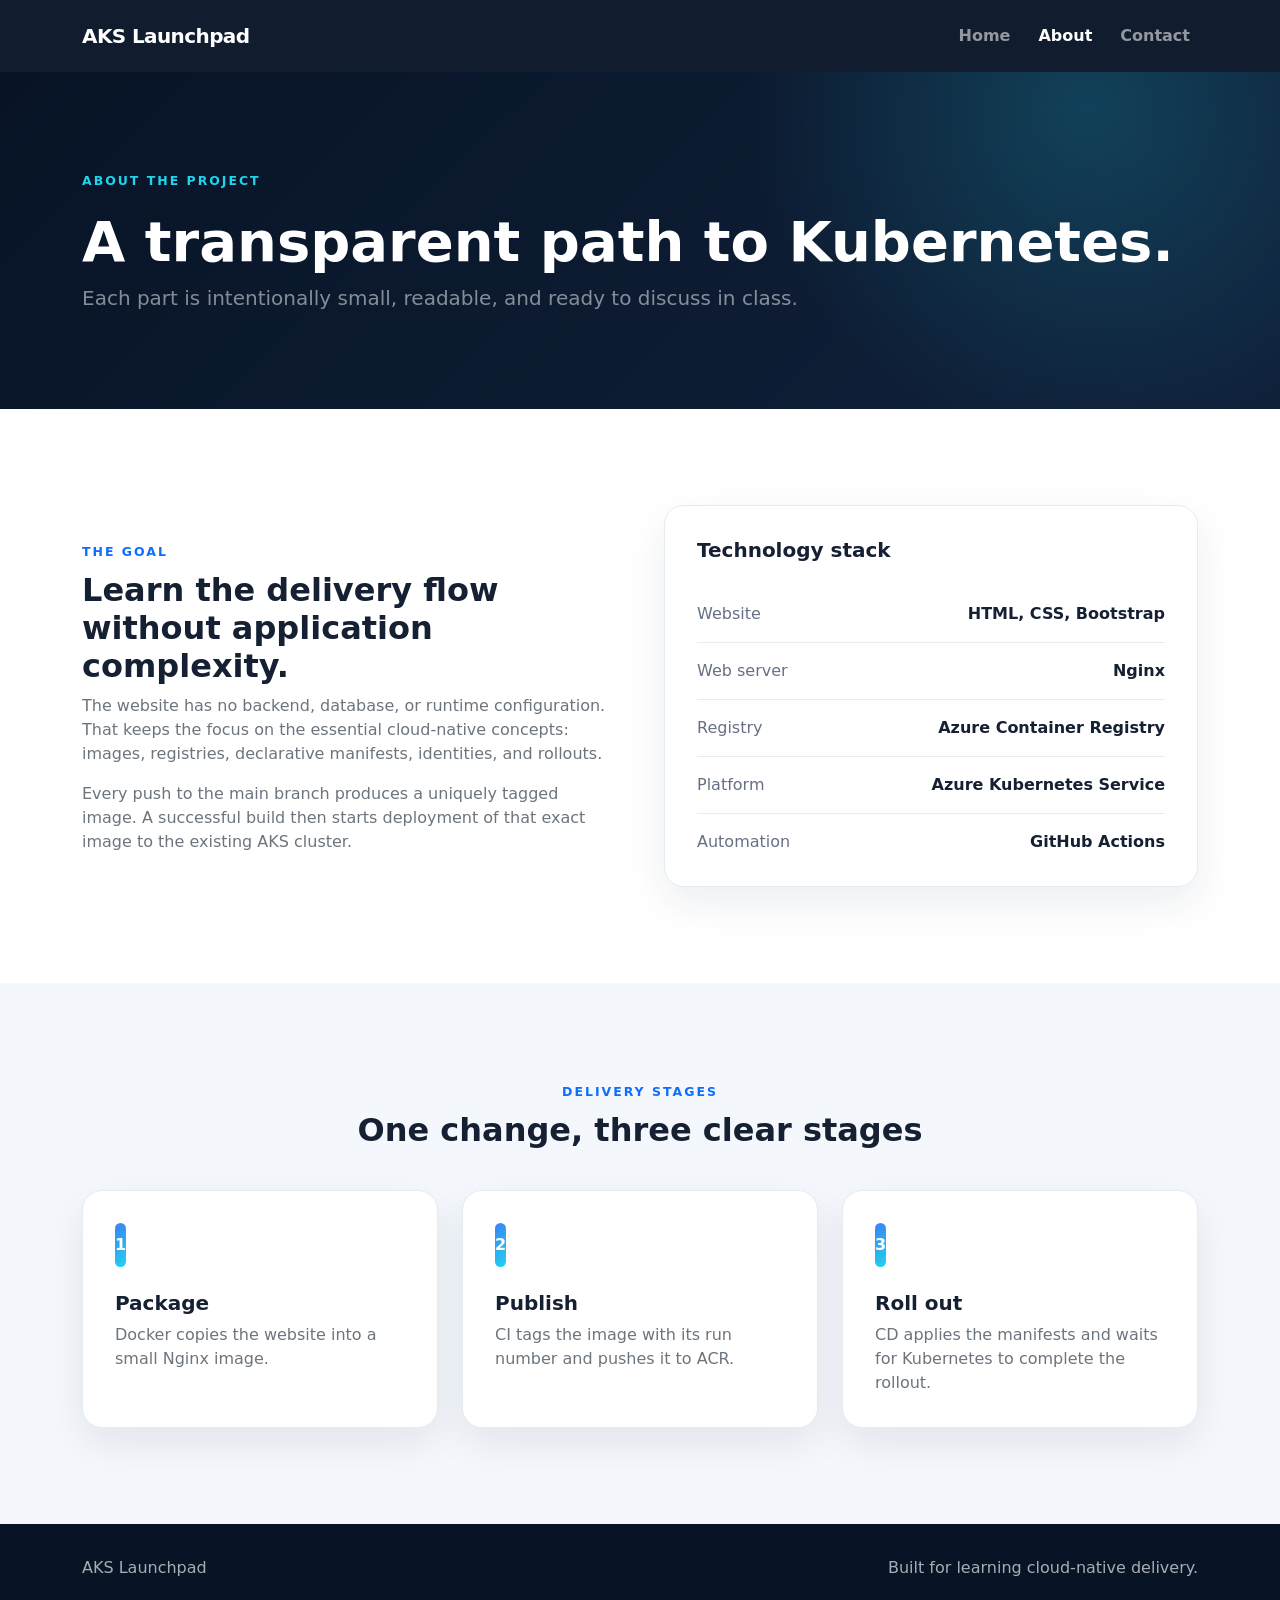
<file: website/about.html>
<!doctype html>
<html lang="en">
<head>
  <meta charset="utf-8">
  <meta name="viewport" content="width=device-width, initial-scale=1">
  <meta name="description" content="Learn how the AKS Launchpad CI/CD demonstration works.">
  <title>AKS Launchpad | About</title>
  <link rel="preconnect" href="https://cdn.jsdelivr.net">
  <link href="https://cdn.jsdelivr.net/npm/bootstrap@5.3.3/dist/css/bootstrap.min.css" rel="stylesheet">
  <link rel="stylesheet" href="css/site.css">
</head>
<body>
  <nav class="navbar navbar-expand-lg navbar-dark fixed-top">
    <div class="container">
      <a class="navbar-brand fw-bold" href="index.html">AKS Launchpad</a>
      <button class="navbar-toggler" type="button" data-bs-toggle="collapse" data-bs-target="#mainNav"
              aria-controls="mainNav" aria-expanded="false" aria-label="Toggle navigation">
        <span class="navbar-toggler-icon"></span>
      </button>
      <div class="collapse navbar-collapse" id="mainNav">
        <ul class="navbar-nav ms-auto">
          <li class="nav-item"><a class="nav-link" href="index.html">Home</a></li>
          <li class="nav-item"><a class="nav-link active" aria-current="page" href="about.html">About</a></li>
          <li class="nav-item"><a class="nav-link" href="contact.html">Contact</a></li>
        </ul>
      </div>
    </div>
  </nav>

  <main>
    <header class="page-header">
      <div class="container">
        <span class="eyebrow">About the project</span>
        <h1 class="display-4 fw-bold mt-3">A transparent path to Kubernetes.</h1>
        <p class="lead text-white-50 mb-0">Each part is intentionally small, readable, and ready to discuss in class.</p>
      </div>
    </header>

    <section class="section-space">
      <div class="container">
        <div class="row g-5 align-items-center">
          <div class="col-lg-6">
            <span class="eyebrow text-primary">The goal</span>
            <h2 class="fw-bold mt-2">Learn the delivery flow without application complexity.</h2>
            <p class="text-secondary">
              The website has no backend, database, or runtime configuration. That keeps the focus on the
              essential cloud-native concepts: images, registries, declarative manifests, identities, and rollouts.
            </p>
            <p class="text-secondary mb-0">
              Every push to the main branch produces a uniquely tagged image. A successful build then starts
              deployment of that exact image to the existing AKS cluster.
            </p>
          </div>
          <div class="col-lg-6">
            <div class="info-panel">
              <h2 class="h5 fw-bold mb-4">Technology stack</h2>
              <div class="stack-row"><span>Website</span><strong>HTML, CSS, Bootstrap</strong></div>
              <div class="stack-row"><span>Web server</span><strong>Nginx</strong></div>
              <div class="stack-row"><span>Registry</span><strong>Azure Container Registry</strong></div>
              <div class="stack-row"><span>Platform</span><strong>Azure Kubernetes Service</strong></div>
              <div class="stack-row"><span>Automation</span><strong>GitHub Actions</strong></div>
            </div>
          </div>
        </div>
      </div>
    </section>

    <section class="section-space bg-soft">
      <div class="container">
        <div class="text-center section-heading">
          <span class="eyebrow text-primary">Delivery stages</span>
          <h2 class="fw-bold mt-2">One change, three clear stages</h2>
        </div>
        <div class="row g-4 mt-3">
          <div class="col-md-4">
            <article class="feature-card h-100">
              <div class="feature-icon">1</div>
              <h3 class="h5 fw-bold">Package</h3>
              <p class="text-secondary mb-0">Docker copies the website into a small Nginx image.</p>
            </article>
          </div>
          <div class="col-md-4">
            <article class="feature-card h-100">
              <div class="feature-icon">2</div>
              <h3 class="h5 fw-bold">Publish</h3>
              <p class="text-secondary mb-0">CI tags the image with its run number and pushes it to ACR.</p>
            </article>
          </div>
          <div class="col-md-4">
            <article class="feature-card h-100">
              <div class="feature-icon">3</div>
              <h3 class="h5 fw-bold">Roll out</h3>
              <p class="text-secondary mb-0">CD applies the manifests and waits for Kubernetes to complete the rollout.</p>
            </article>
          </div>
        </div>
      </div>
    </section>
  </main>

  <footer class="site-footer">
    <div class="container d-flex flex-column flex-md-row justify-content-between gap-2">
      <span>AKS Launchpad</span>
      <span>Built for learning cloud-native delivery.</span>
    </div>
  </footer>

  <script src="https://cdn.jsdelivr.net/npm/bootstrap@5.3.3/dist/js/bootstrap.bundle.min.js"></script>
</body>
</html>
</file>
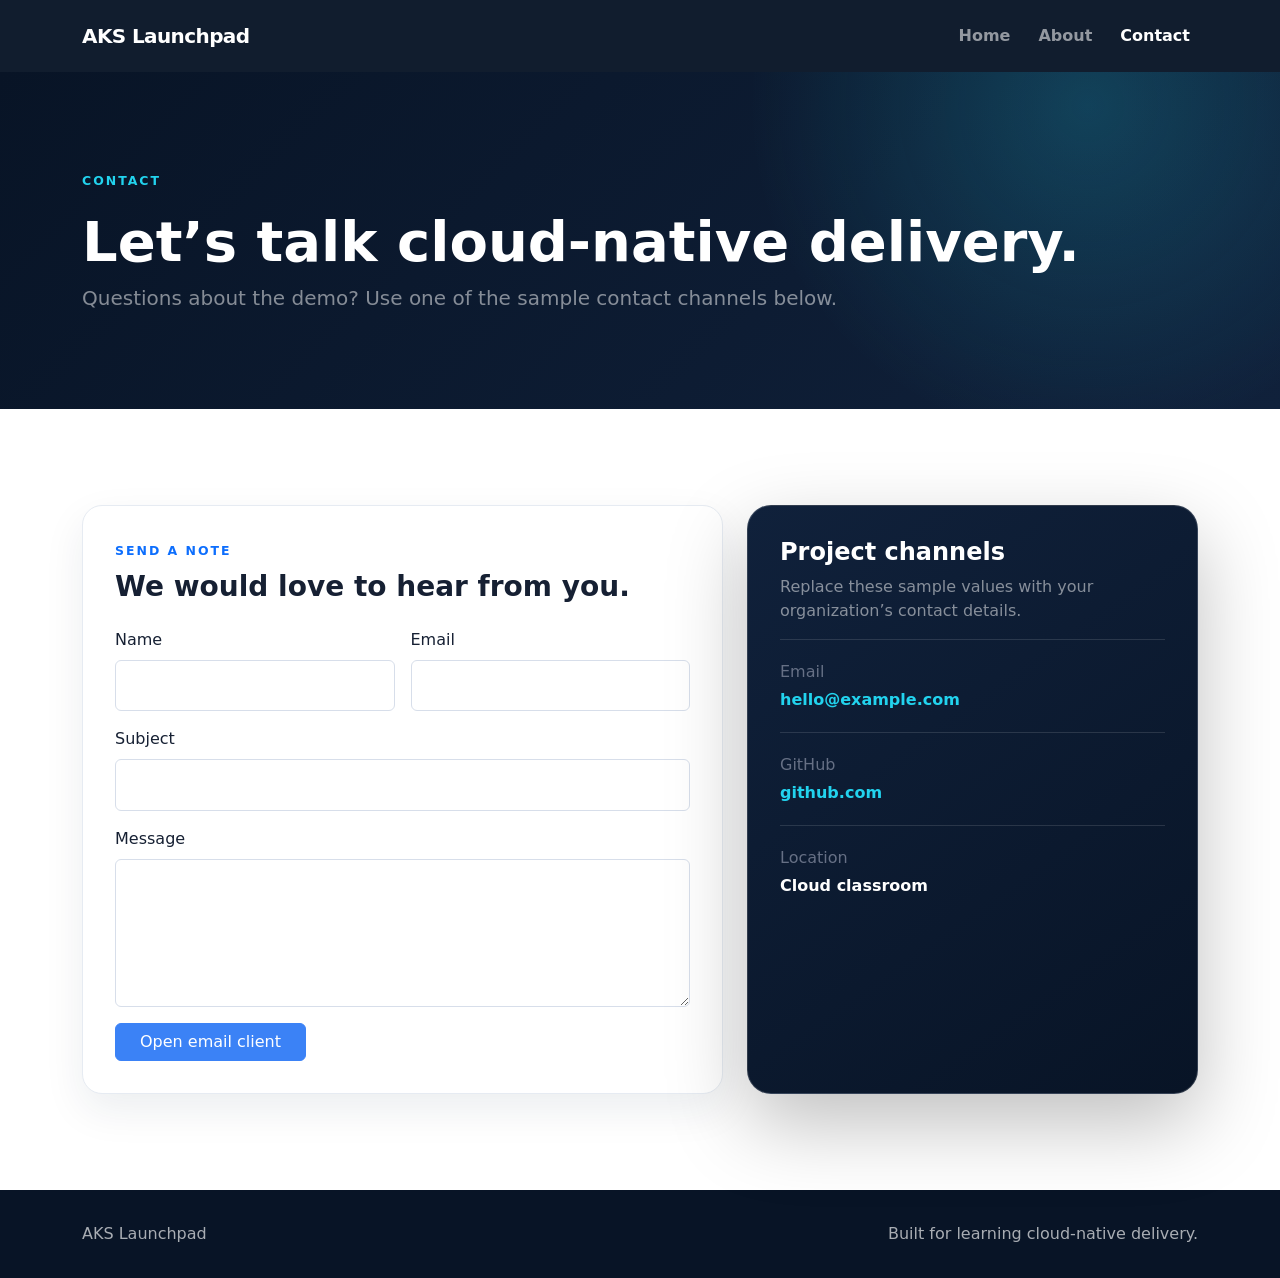
<file: website/contact.html>
<!doctype html>
<html lang="en">
<head>
  <meta charset="utf-8">
  <meta name="viewport" content="width=device-width, initial-scale=1">
  <meta name="description" content="Contact the AKS Launchpad project team.">
  <title>AKS Launchpad | Contact</title>
  <link rel="preconnect" href="https://cdn.jsdelivr.net">
  <link href="https://cdn.jsdelivr.net/npm/bootstrap@5.3.3/dist/css/bootstrap.min.css" rel="stylesheet">
  <link rel="stylesheet" href="css/site.css">
</head>
<body>
  <nav class="navbar navbar-expand-lg navbar-dark fixed-top">
    <div class="container">
      <a class="navbar-brand fw-bold" href="index.html">AKS Launchpad</a>
      <button class="navbar-toggler" type="button" data-bs-toggle="collapse" data-bs-target="#mainNav"
              aria-controls="mainNav" aria-expanded="false" aria-label="Toggle navigation">
        <span class="navbar-toggler-icon"></span>
      </button>
      <div class="collapse navbar-collapse" id="mainNav">
        <ul class="navbar-nav ms-auto">
          <li class="nav-item"><a class="nav-link" href="index.html">Home</a></li>
          <li class="nav-item"><a class="nav-link" href="about.html">About</a></li>
          <li class="nav-item"><a class="nav-link active" aria-current="page" href="contact.html">Contact</a></li>
        </ul>
      </div>
    </div>
  </nav>

  <main>
    <header class="page-header">
      <div class="container">
        <span class="eyebrow">Contact</span>
        <h1 class="display-4 fw-bold mt-3">Let’s talk cloud-native delivery.</h1>
        <p class="lead text-white-50 mb-0">Questions about the demo? Use one of the sample contact channels below.</p>
      </div>
    </header>

    <section class="section-space">
      <div class="container">
        <div class="row g-4">
          <div class="col-lg-7">
            <div class="info-panel h-100">
              <span class="eyebrow text-primary">Send a note</span>
              <h2 class="h3 fw-bold mt-2 mb-4">We would love to hear from you.</h2>
              <form action="mailto:hello@example.com" method="post" enctype="text/plain">
                <div class="row g-3">
                  <div class="col-md-6">
                    <label class="form-label" for="name">Name</label>
                    <input class="form-control" id="name" name="name" type="text" required>
                  </div>
                  <div class="col-md-6">
                    <label class="form-label" for="email">Email</label>
                    <input class="form-control" id="email" name="email" type="email" required>
                  </div>
                  <div class="col-12">
                    <label class="form-label" for="subject">Subject</label>
                    <input class="form-control" id="subject" name="subject" type="text" required>
                  </div>
                  <div class="col-12">
                    <label class="form-label" for="message">Message</label>
                    <textarea class="form-control" id="message" name="message" rows="5" required></textarea>
                  </div>
                  <div class="col-12">
                    <button class="btn btn-primary px-4" type="submit">Open email client</button>
                  </div>
                </div>
              </form>
            </div>
          </div>
          <div class="col-lg-5">
            <div class="contact-card h-100">
              <h2 class="h4 fw-bold">Project channels</h2>
              <p class="text-white-50">Replace these sample values with your organization’s contact details.</p>
              <div class="contact-item">
                <span>Email</span>
                <a href="mailto:hello@example.com">hello@example.com</a>
              </div>
              <div class="contact-item">
                <span>GitHub</span>
                <a href="https://github.com/" target="_blank" rel="noopener">github.com</a>
              </div>
              <div class="contact-item">
                <span>Location</span>
                <strong>Cloud classroom</strong>
              </div>
            </div>
          </div>
        </div>
      </div>
    </section>
  </main>

  <footer class="site-footer">
    <div class="container d-flex flex-column flex-md-row justify-content-between gap-2">
      <span>AKS Launchpad</span>
      <span>Built for learning cloud-native delivery.</span>
    </div>
  </footer>

  <script src="https://cdn.jsdelivr.net/npm/bootstrap@5.3.3/dist/js/bootstrap.bundle.min.js"></script>
</body>
</html>
</file>
<file: website/css/site.css>
:root {
  --navy: #081426;
  --navy-light: #10213b;
  --blue: #3b82f6;
  --cyan: #22d3ee;
  --ink: #162033;
  --muted: #667085;
  --soft: #f4f7fb;
}

body {
  color: var(--ink);
  font-family: Inter, "Segoe UI", system-ui, -apple-system, sans-serif;
  padding-top: 72px;
}

.navbar {
  background: rgba(8, 20, 38, 0.96);
  min-height: 72px;
  backdrop-filter: blur(12px);
}

.navbar-brand {
  letter-spacing: -0.03em;
}

.nav-link {
  font-weight: 600;
  margin-left: 0.75rem;
}

.hero,
.page-header {
  background:
    radial-gradient(circle at 85% 10%, rgba(34, 211, 238, 0.2), transparent 30%),
    linear-gradient(135deg, var(--navy), var(--navy-light));
  color: #fff;
}

.hero {
  min-height: calc(100vh - 72px);
}

.page-header {
  padding: 6rem 0;
}

.eyebrow {
  color: var(--cyan);
  font-size: 0.78rem;
  font-weight: 800;
  letter-spacing: 0.16em;
  text-transform: uppercase;
}

.hero h1 {
  letter-spacing: -0.05em;
  line-height: 1.02;
}

.btn-primary {
  background: var(--blue);
  border-color: var(--blue);
}

.pipeline-card,
.contact-card {
  background: rgba(255, 255, 255, 0.08);
  border: 1px solid rgba(255, 255, 255, 0.16);
  border-radius: 1.5rem;
  box-shadow: 0 30px 80px rgba(0, 0, 0, 0.25);
  padding: 2rem;
}

.pipeline-step {
  align-items: center;
  display: flex;
  gap: 1rem;
}

.pipeline-step span,
.feature-icon {
  align-items: center;
  background: linear-gradient(135deg, var(--blue), var(--cyan));
  border-radius: 0.8rem;
  color: #fff;
  display: inline-flex;
  flex: 0 0 2.75rem;
  font-weight: 800;
  height: 2.75rem;
  justify-content: center;
}

.pipeline-line {
  border-left: 2px dashed rgba(255, 255, 255, 0.28);
  height: 2rem;
  margin-left: 1.35rem;
}

.section-space {
  padding: 6rem 0;
}

.section-heading {
  margin: 0 auto;
  max-width: 660px;
}

.feature-card,
.info-panel {
  background: #fff;
  border: 1px solid #e6ebf2;
  border-radius: 1.25rem;
  box-shadow: 0 16px 40px rgba(17, 36, 67, 0.08);
  padding: 2rem;
}

.feature-card {
  transition: transform 180ms ease, box-shadow 180ms ease;
}

.feature-card:hover {
  box-shadow: 0 22px 55px rgba(17, 36, 67, 0.13);
  transform: translateY(-4px);
}

.feature-icon {
  margin-bottom: 1.5rem;
}

.bg-soft {
  background: var(--soft);
}

.stack-row {
  align-items: center;
  border-bottom: 1px solid #e7ecf3;
  display: flex;
  justify-content: space-between;
  padding: 1rem 0;
}

.stack-row:last-child {
  border-bottom: 0;
  padding-bottom: 0;
}

.stack-row span,
.contact-item span {
  color: var(--muted);
}

.contact-card {
  background: linear-gradient(145deg, var(--navy-light), var(--navy));
  color: #fff;
}

.contact-item {
  border-top: 1px solid rgba(255, 255, 255, 0.12);
  display: flex;
  flex-direction: column;
  gap: 0.25rem;
  padding: 1.25rem 0;
}

.contact-item a {
  color: var(--cyan);
  font-weight: 700;
  text-decoration: none;
}

.form-control {
  border-color: #d7deea;
  padding: 0.8rem 1rem;
}

.form-control:focus {
  border-color: var(--blue);
  box-shadow: 0 0 0 0.25rem rgba(59, 130, 246, 0.14);
}

.site-footer {
  background: var(--navy);
  color: rgba(255, 255, 255, 0.65);
  padding: 2rem 0;
}

@media (max-width: 767.98px) {
  .hero {
    min-height: auto;
    padding: 4rem 0;
  }

  .hero h1 {
    font-size: 2.8rem;
  }

  .page-header,
  .section-space {
    padding: 4rem 0;
  }

  .stack-row {
    align-items: flex-start;
    flex-direction: column;
    gap: 0.25rem;
  }
}
</file>
